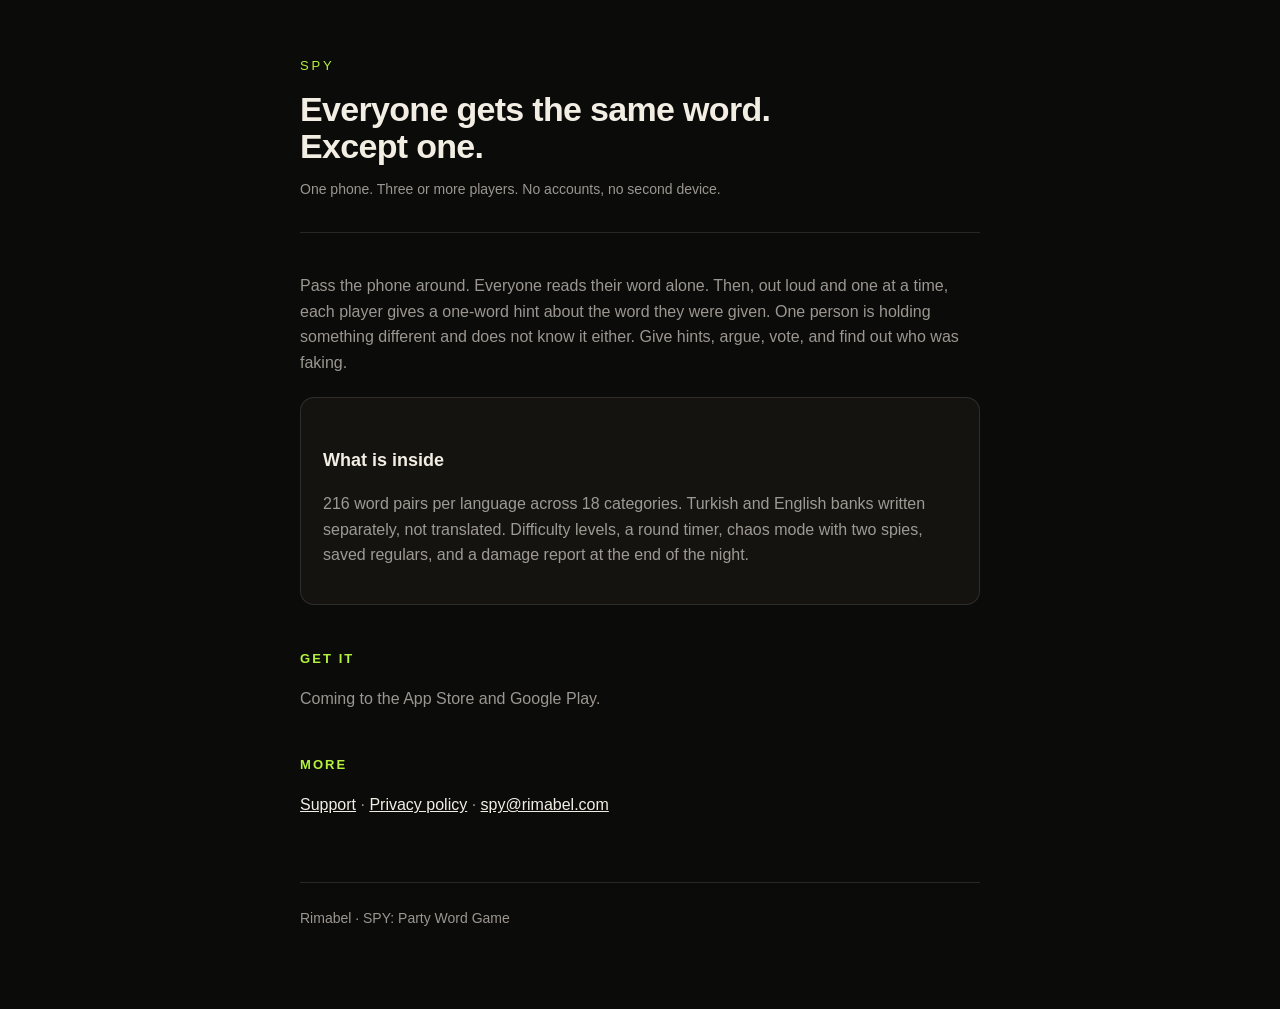
<file: index.html>
<!DOCTYPE html>
<html lang="en">
<head>
<meta charset="utf-8">
<meta name="viewport" content="width=device-width, initial-scale=1">
<title>SPY: Party Word Game</title>
<meta name="description" content="Everyone gets the same word. Except one. One phone, three or more players, and a table that turns on each other in under a minute.">
<link rel="stylesheet" href="_style.css">
</head>
<body>
<main>
<header>
  <p class="mark">SPY</p>
  <h1>Everyone gets the same word.<br>Except one.</h1>
  <p class="meta">One phone. Three or more players. No accounts, no second device.</p>
</header>

<p>Pass the phone around. Everyone reads their word alone. Then, out loud and one at a time, each player gives a one-word hint about the word they were given. One person is holding something different and does not know it either. Give hints, argue, vote, and find out who was faking.</p>

<div class="card">
  <h3>What is inside</h3>
  <p>216 word pairs per language across 18 categories. Turkish and English banks written separately, not translated. Difficulty levels, a round timer, chaos mode with two spies, saved regulars, and a damage report at the end of the night.</p>
</div>

<h2>GET IT</h2>
<p>Coming to the App Store and Google Play.</p>

<h2>MORE</h2>
<p><a href="support.html">Support</a> &middot; <a href="privacy.html">Privacy policy</a> &middot; <a href="mailto:spy@rimabel.com">spy@rimabel.com</a></p>

<footer>Rimabel &middot; SPY: Party Word Game</footer>
</main>
</body>
</html>
</file>
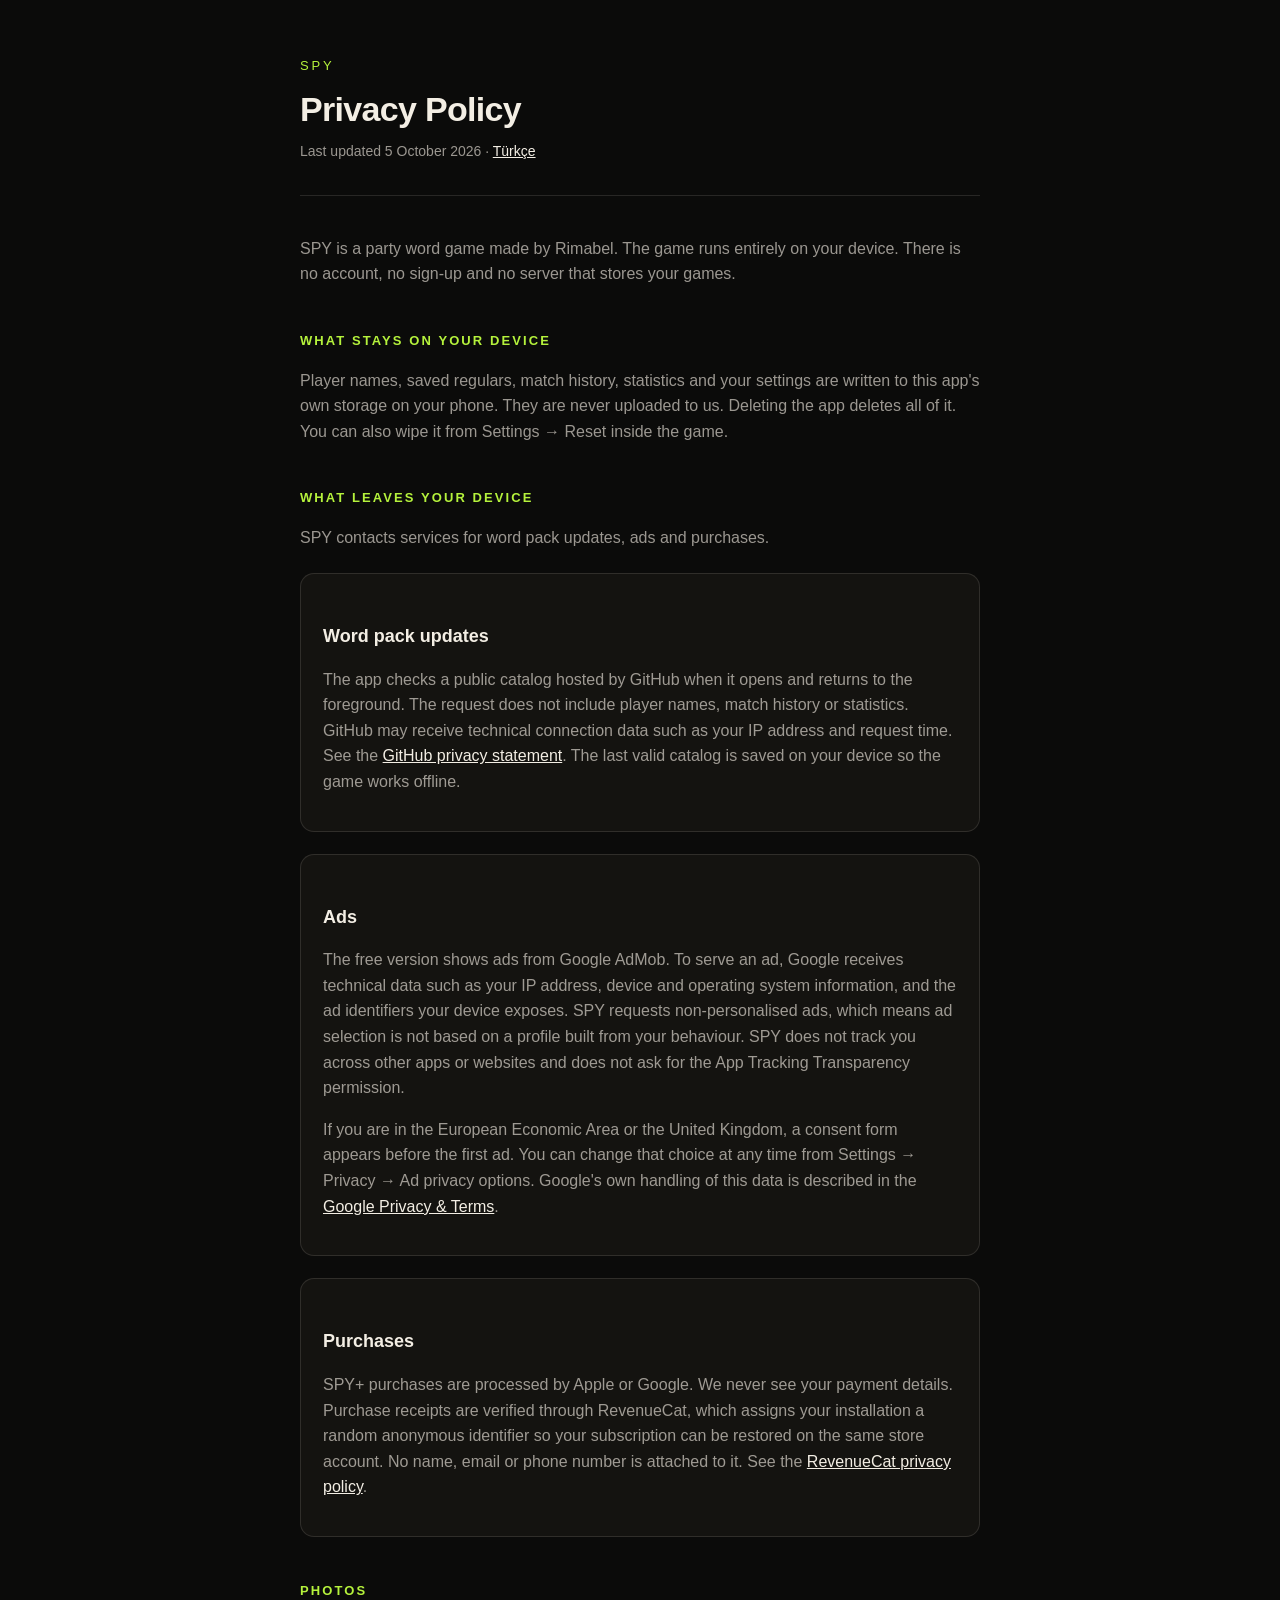
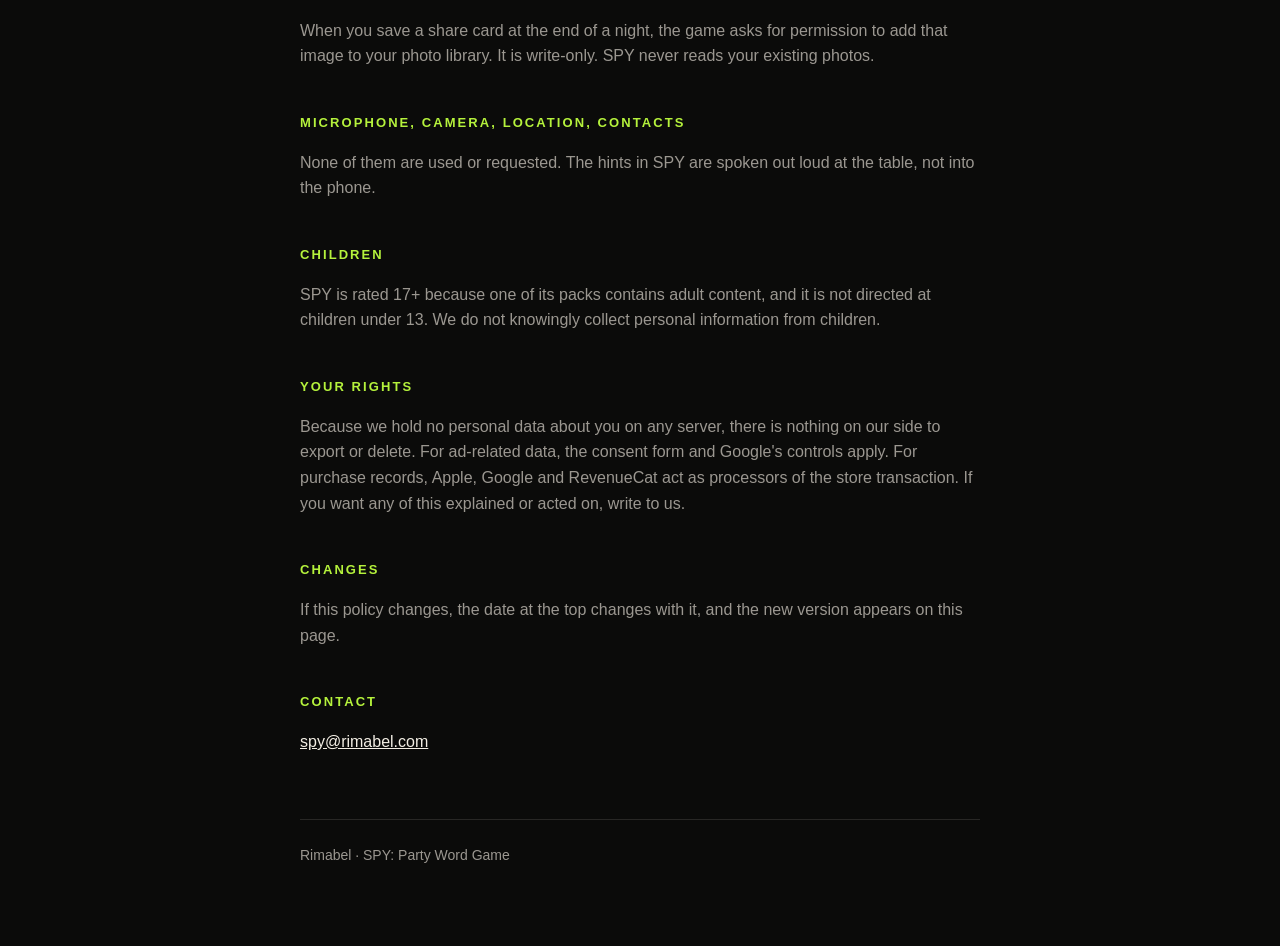
<file: privacy.html>
<!DOCTYPE html>
<html lang="en">
<head>
<meta charset="utf-8">
<meta name="viewport" content="width=device-width, initial-scale=1">
<title>SPY Privacy Policy</title>
<link rel="stylesheet" href="_style.css">
</head>
<body>
<main>
<header>
  <p class="mark">SPY</p>
  <h1>Privacy Policy</h1>
  <p class="meta">Last updated 5 October 2026 &middot; <a class="lang" href="privacy.tr.html">Türkçe</a></p>
</header>

<p>SPY is a party word game made by Rimabel. The game runs entirely on your device. There is no account, no sign-up and no server that stores your games.</p>

<h2>WHAT STAYS ON YOUR DEVICE</h2>
<p>Player names, saved regulars, match history, statistics and your settings are written to this app's own storage on your phone. They are never uploaded to us. Deleting the app deletes all of it. You can also wipe it from Settings &rarr; Reset inside the game.</p>

<h2>WHAT LEAVES YOUR DEVICE</h2>
<p>SPY contacts services for word pack updates, ads and purchases.</p>

<div class="card">
  <h3>Word pack updates</h3>
  <p>The app checks a public catalog hosted by GitHub when it opens and returns to the foreground. The request does not include player names, match history or statistics. GitHub may receive technical connection data such as your IP address and request time. See the <a href="https://docs.github.com/en/site-policy/privacy-policies/github-general-privacy-statement">GitHub privacy statement</a>. The last valid catalog is saved on your device so the game works offline.</p>
</div>

<div class="card">
  <h3>Ads</h3>
  <p>The free version shows ads from Google AdMob. To serve an ad, Google receives technical data such as your IP address, device and operating system information, and the ad identifiers your device exposes. SPY requests non-personalised ads, which means ad selection is not based on a profile built from your behaviour. SPY does not track you across other apps or websites and does not ask for the App Tracking Transparency permission.</p>
  <p>If you are in the European Economic Area or the United Kingdom, a consent form appears before the first ad. You can change that choice at any time from Settings &rarr; Privacy &rarr; Ad privacy options. Google's own handling of this data is described in the <a href="https://policies.google.com/technologies/partner-sites">Google Privacy &amp; Terms</a>.</p>
</div>

<div class="card">
  <h3>Purchases</h3>
  <p>SPY+ purchases are processed by Apple or Google. We never see your payment details. Purchase receipts are verified through RevenueCat, which assigns your installation a random anonymous identifier so your subscription can be restored on the same store account. No name, email or phone number is attached to it. See the <a href="https://www.revenuecat.com/privacy">RevenueCat privacy policy</a>.</p>
</div>

<h2>PHOTOS</h2>
<p>When you save a share card at the end of a night, the game asks for permission to add that image to your photo library. It is write-only. SPY never reads your existing photos.</p>

<h2>MICROPHONE, CAMERA, LOCATION, CONTACTS</h2>
<p>None of them are used or requested. The hints in SPY are spoken out loud at the table, not into the phone.</p>

<h2>CHILDREN</h2>
<p>SPY is rated 17+ because one of its packs contains adult content, and it is not directed at children under 13. We do not knowingly collect personal information from children.</p>

<h2>YOUR RIGHTS</h2>
<p>Because we hold no personal data about you on any server, there is nothing on our side to export or delete. For ad-related data, the consent form and Google's controls apply. For purchase records, Apple, Google and RevenueCat act as processors of the store transaction. If you want any of this explained or acted on, write to us.</p>

<h2>CHANGES</h2>
<p>If this policy changes, the date at the top changes with it, and the new version appears on this page.</p>

<h2>CONTACT</h2>
<p><a href="mailto:spy@rimabel.com">spy@rimabel.com</a></p>

<footer>Rimabel &middot; SPY: Party Word Game</footer>
</main>
</body>
</html>
</file>
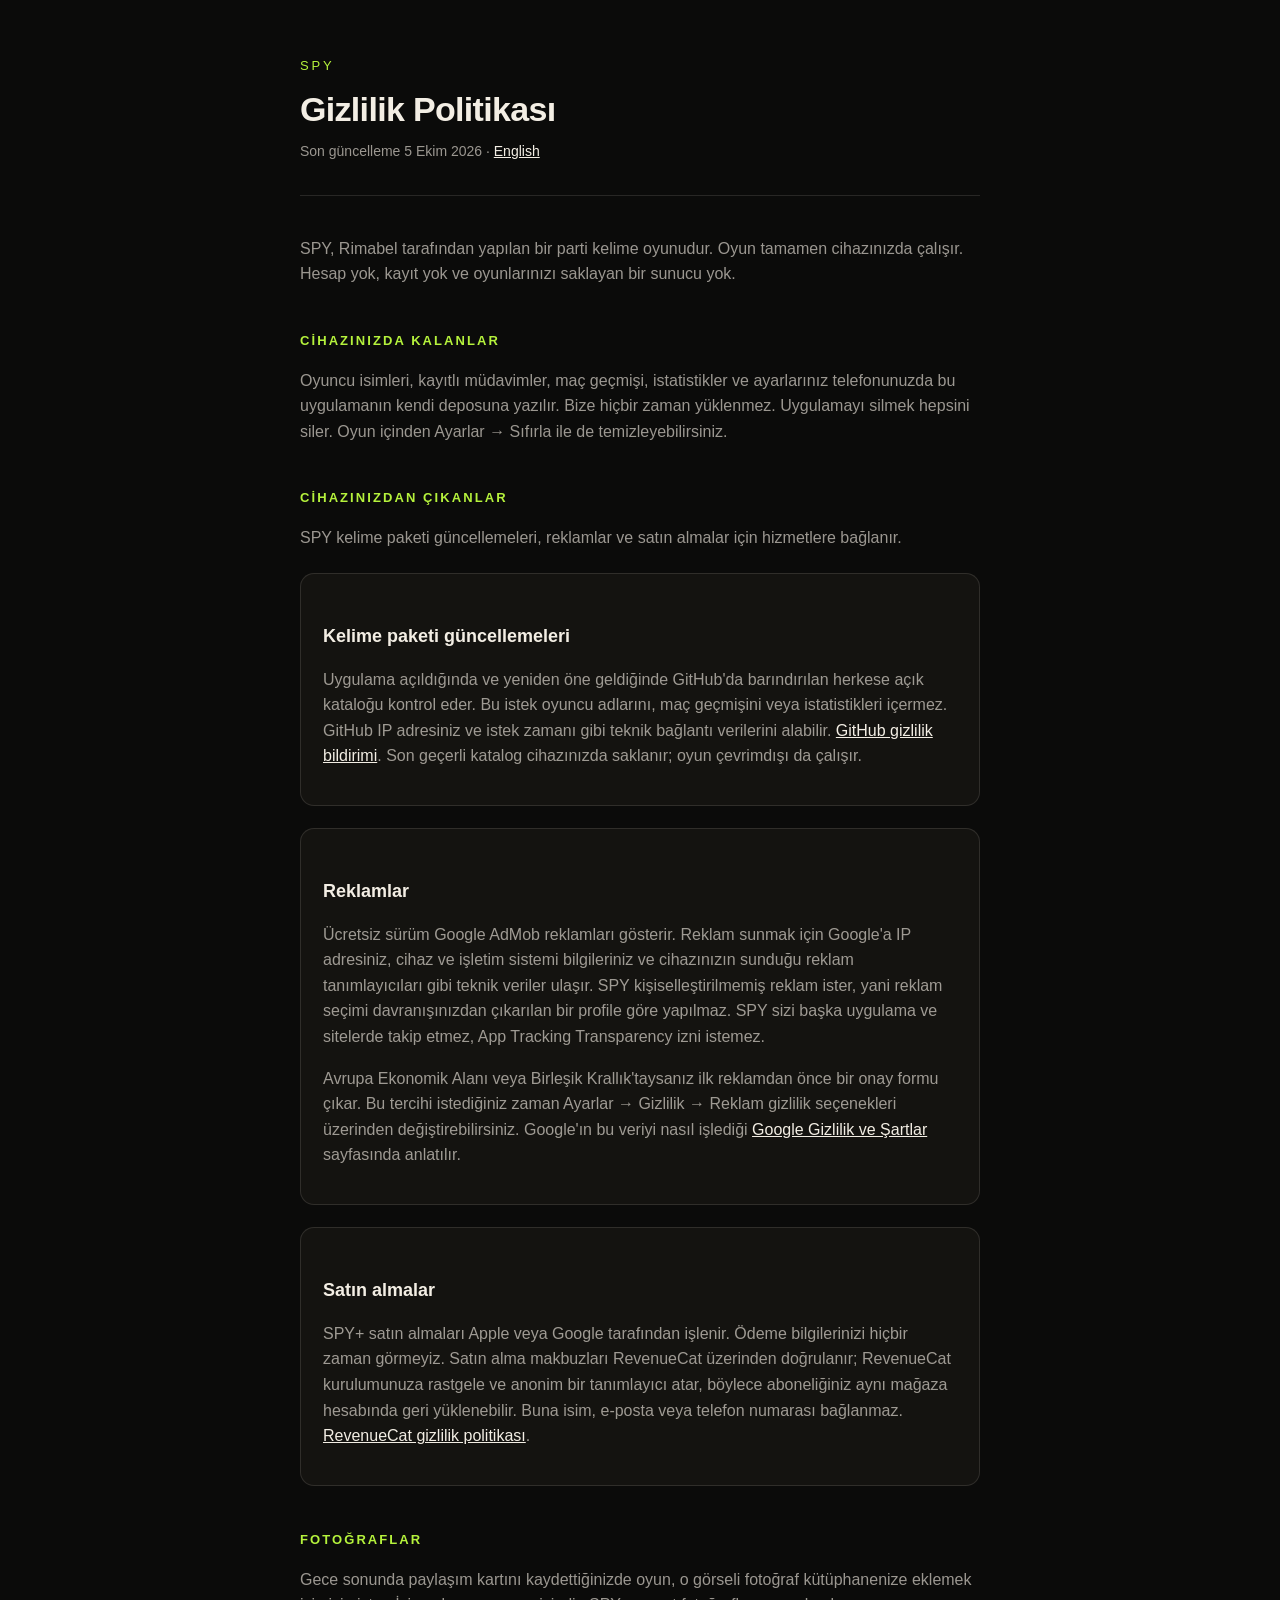
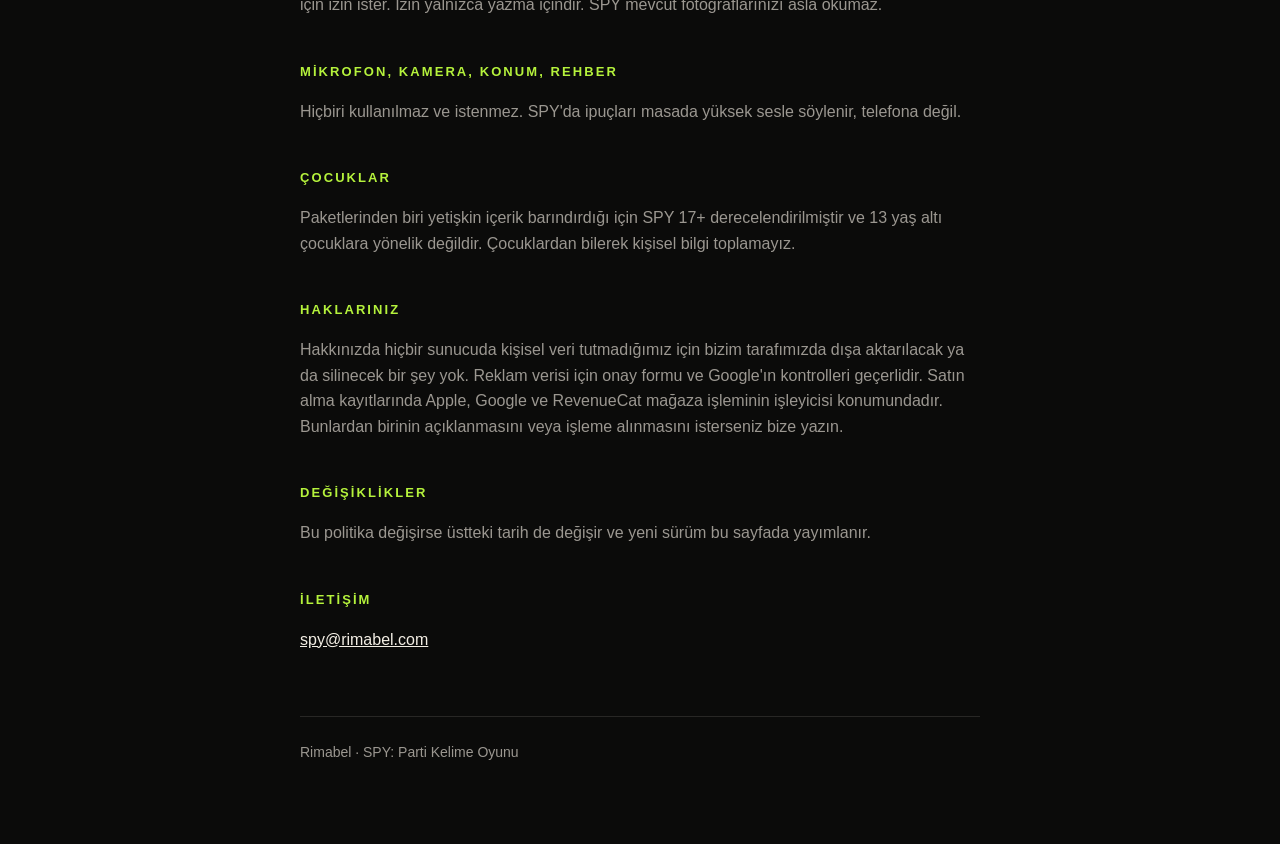
<file: privacy.tr.html>
<!DOCTYPE html>
<html lang="tr">
<head>
<meta charset="utf-8">
<meta name="viewport" content="width=device-width, initial-scale=1">
<title>SPY Gizlilik Politikası</title>
<link rel="stylesheet" href="_style.css">
</head>
<body>
<main>
<header>
  <p class="mark">SPY</p>
  <h1>Gizlilik Politikası</h1>
  <p class="meta">Son güncelleme 5 Ekim 2026 &middot; <a class="lang" href="privacy.html">English</a></p>
</header>

<p>SPY, Rimabel tarafından yapılan bir parti kelime oyunudur. Oyun tamamen cihazınızda çalışır. Hesap yok, kayıt yok ve oyunlarınızı saklayan bir sunucu yok.</p>

<h2>CİHAZINIZDA KALANLAR</h2>
<p>Oyuncu isimleri, kayıtlı müdavimler, maç geçmişi, istatistikler ve ayarlarınız telefonunuzda bu uygulamanın kendi deposuna yazılır. Bize hiçbir zaman yüklenmez. Uygulamayı silmek hepsini siler. Oyun içinden Ayarlar &rarr; Sıfırla ile de temizleyebilirsiniz.</p>

<h2>CİHAZINIZDAN ÇIKANLAR</h2>
<p>SPY kelime paketi güncellemeleri, reklamlar ve satın almalar için hizmetlere bağlanır.</p>

<div class="card">
  <h3>Kelime paketi güncellemeleri</h3>
  <p>Uygulama açıldığında ve yeniden öne geldiğinde GitHub'da barındırılan herkese açık kataloğu kontrol eder. Bu istek oyuncu adlarını, maç geçmişini veya istatistikleri içermez. GitHub IP adresiniz ve istek zamanı gibi teknik bağlantı verilerini alabilir. <a href="https://docs.github.com/en/site-policy/privacy-policies/github-general-privacy-statement">GitHub gizlilik bildirimi</a>. Son geçerli katalog cihazınızda saklanır; oyun çevrimdışı da çalışır.</p>
</div>

<div class="card">
  <h3>Reklamlar</h3>
  <p>Ücretsiz sürüm Google AdMob reklamları gösterir. Reklam sunmak için Google'a IP adresiniz, cihaz ve işletim sistemi bilgileriniz ve cihazınızın sunduğu reklam tanımlayıcıları gibi teknik veriler ulaşır. SPY kişiselleştirilmemiş reklam ister, yani reklam seçimi davranışınızdan çıkarılan bir profile göre yapılmaz. SPY sizi başka uygulama ve sitelerde takip etmez, App Tracking Transparency izni istemez.</p>
  <p>Avrupa Ekonomik Alanı veya Birleşik Krallık'taysanız ilk reklamdan önce bir onay formu çıkar. Bu tercihi istediğiniz zaman Ayarlar &rarr; Gizlilik &rarr; Reklam gizlilik seçenekleri üzerinden değiştirebilirsiniz. Google'ın bu veriyi nasıl işlediği <a href="https://policies.google.com/technologies/partner-sites">Google Gizlilik ve Şartlar</a> sayfasında anlatılır.</p>
</div>

<div class="card">
  <h3>Satın almalar</h3>
  <p>SPY+ satın almaları Apple veya Google tarafından işlenir. Ödeme bilgilerinizi hiçbir zaman görmeyiz. Satın alma makbuzları RevenueCat üzerinden doğrulanır; RevenueCat kurulumunuza rastgele ve anonim bir tanımlayıcı atar, böylece aboneliğiniz aynı mağaza hesabında geri yüklenebilir. Buna isim, e-posta veya telefon numarası bağlanmaz. <a href="https://www.revenuecat.com/privacy">RevenueCat gizlilik politikası</a>.</p>
</div>

<h2>FOTOĞRAFLAR</h2>
<p>Gece sonunda paylaşım kartını kaydettiğinizde oyun, o görseli fotoğraf kütüphanenize eklemek için izin ister. İzin yalnızca yazma içindir. SPY mevcut fotoğraflarınızı asla okumaz.</p>

<h2>MİKROFON, KAMERA, KONUM, REHBER</h2>
<p>Hiçbiri kullanılmaz ve istenmez. SPY'da ipuçları masada yüksek sesle söylenir, telefona değil.</p>

<h2>ÇOCUKLAR</h2>
<p>Paketlerinden biri yetişkin içerik barındırdığı için SPY 17+ derecelendirilmiştir ve 13 yaş altı çocuklara yönelik değildir. Çocuklardan bilerek kişisel bilgi toplamayız.</p>

<h2>HAKLARINIZ</h2>
<p>Hakkınızda hiçbir sunucuda kişisel veri tutmadığımız için bizim tarafımızda dışa aktarılacak ya da silinecek bir şey yok. Reklam verisi için onay formu ve Google'ın kontrolleri geçerlidir. Satın alma kayıtlarında Apple, Google ve RevenueCat mağaza işleminin işleyicisi konumundadır. Bunlardan birinin açıklanmasını veya işleme alınmasını isterseniz bize yazın.</p>

<h2>DEĞİŞİKLİKLER</h2>
<p>Bu politika değişirse üstteki tarih de değişir ve yeni sürüm bu sayfada yayımlanır.</p>

<h2>İLETİŞİM</h2>
<p><a href="mailto:spy@rimabel.com">spy@rimabel.com</a></p>

<footer>Rimabel &middot; SPY: Parti Kelime Oyunu</footer>
</main>
</body>
</html>
</file>
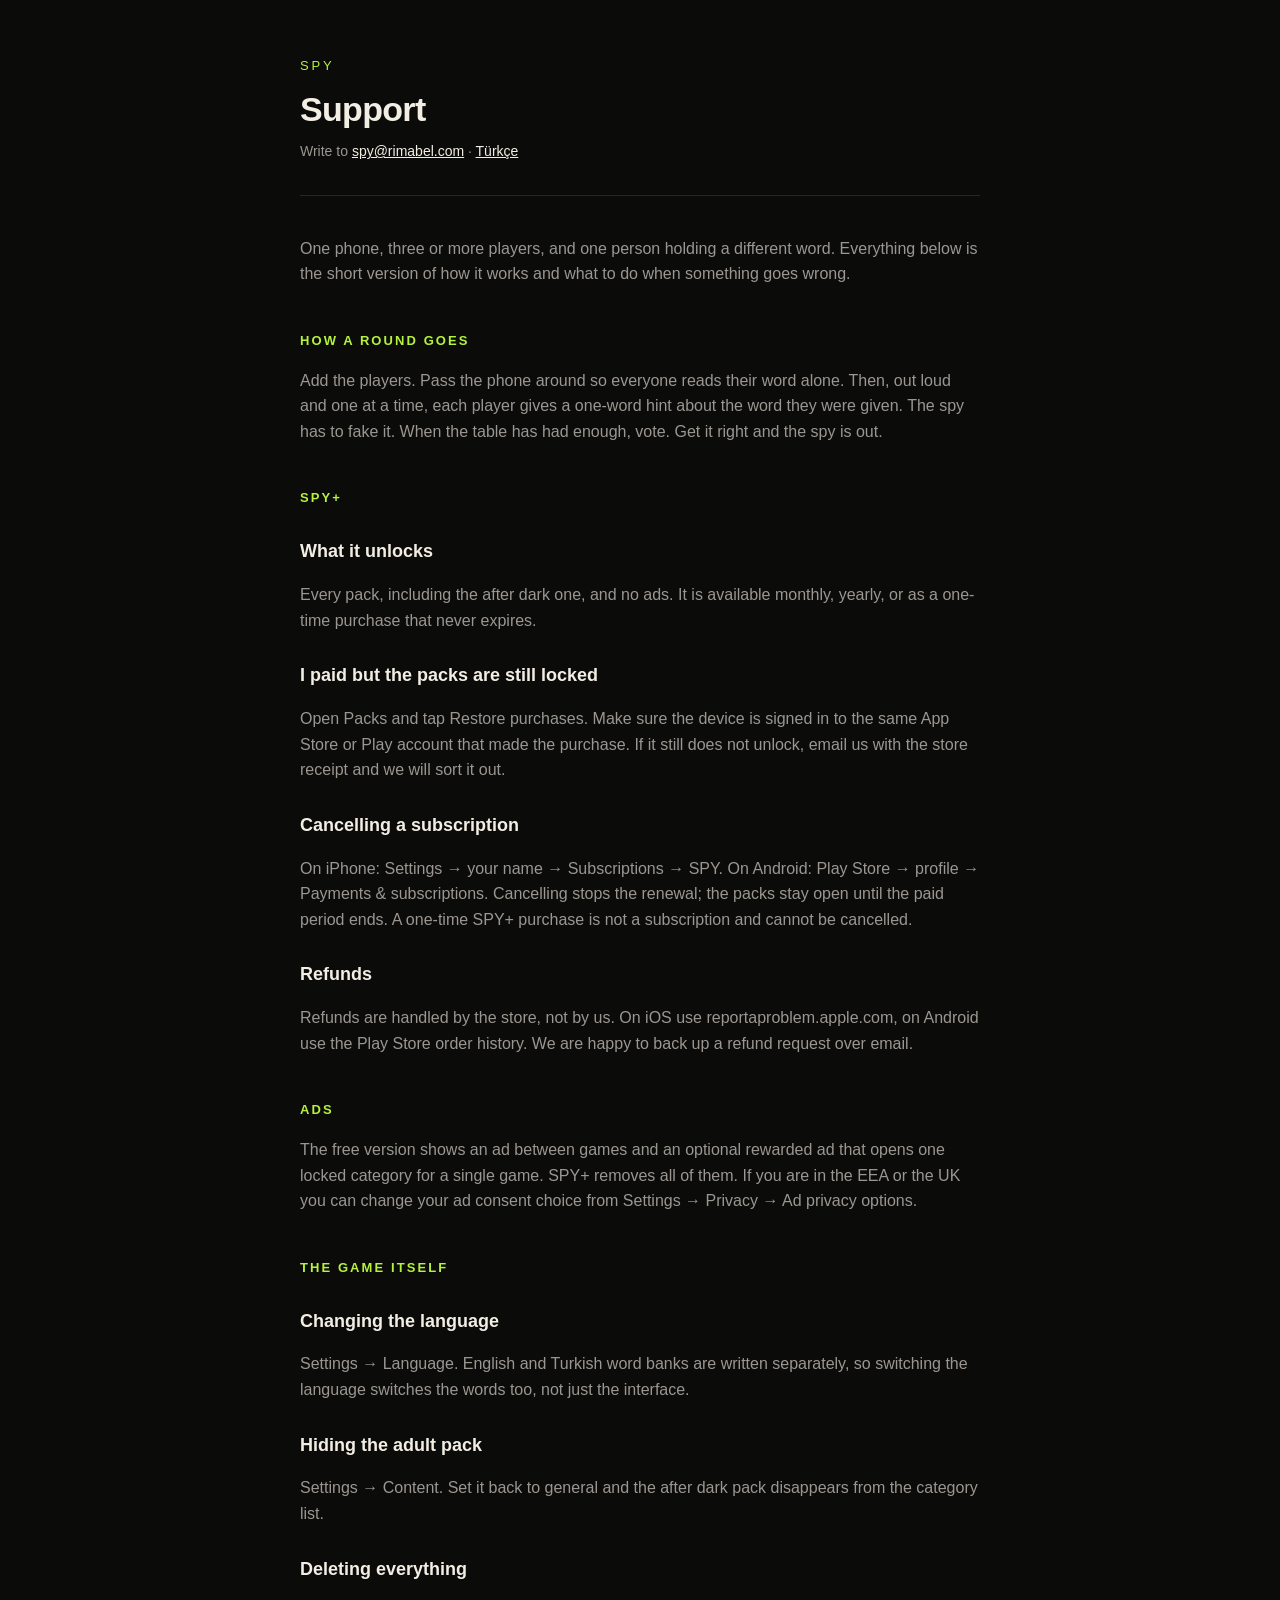
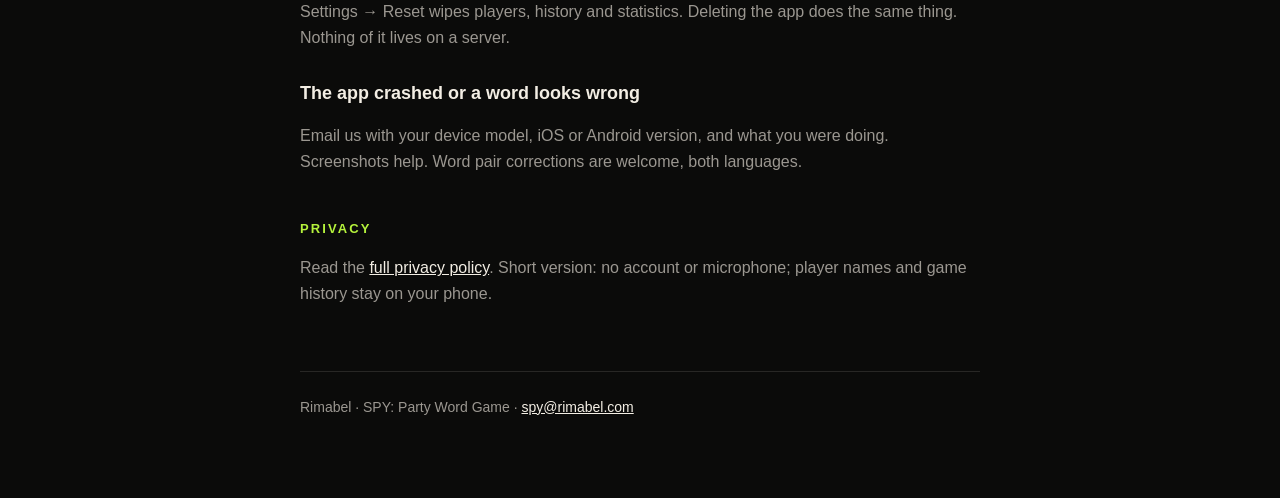
<file: support.html>
<!DOCTYPE html>
<html lang="en">
<head>
<meta charset="utf-8">
<meta name="viewport" content="width=device-width, initial-scale=1">
<title>SPY Support</title>
<link rel="stylesheet" href="_style.css">
</head>
<body>
<main>
<header>
  <p class="mark">SPY</p>
  <h1>Support</h1>
  <p class="meta">Write to <a href="mailto:spy@rimabel.com">spy@rimabel.com</a> &middot; <a class="lang" href="support.tr.html">Türkçe</a></p>
</header>

<p>One phone, three or more players, and one person holding a different word. Everything below is the short version of how it works and what to do when something goes wrong.</p>

<h2>HOW A ROUND GOES</h2>
<p>Add the players. Pass the phone around so everyone reads their word alone. Then, out loud and one at a time, each player gives a one-word hint about the word they were given. The spy has to fake it. When the table has had enough, vote. Get it right and the spy is out.</p>

<h2>SPY+</h2>

<h3>What it unlocks</h3>
<p>Every pack, including the after dark one, and no ads. It is available monthly, yearly, or as a one-time purchase that never expires.</p>

<h3>I paid but the packs are still locked</h3>
<p>Open Packs and tap Restore purchases. Make sure the device is signed in to the same App Store or Play account that made the purchase. If it still does not unlock, email us with the store receipt and we will sort it out.</p>

<h3>Cancelling a subscription</h3>
<p>On iPhone: Settings &rarr; your name &rarr; Subscriptions &rarr; SPY. On Android: Play Store &rarr; profile &rarr; Payments &amp; subscriptions. Cancelling stops the renewal; the packs stay open until the paid period ends. A one-time SPY+ purchase is not a subscription and cannot be cancelled.</p>

<h3>Refunds</h3>
<p>Refunds are handled by the store, not by us. On iOS use reportaproblem.apple.com, on Android use the Play Store order history. We are happy to back up a refund request over email.</p>

<h2>ADS</h2>
<p>The free version shows an ad between games and an optional rewarded ad that opens one locked category for a single game. SPY+ removes all of them. If you are in the EEA or the UK you can change your ad consent choice from Settings &rarr; Privacy &rarr; Ad privacy options.</p>

<h2>THE GAME ITSELF</h2>

<h3>Changing the language</h3>
<p>Settings &rarr; Language. English and Turkish word banks are written separately, so switching the language switches the words too, not just the interface.</p>

<h3>Hiding the adult pack</h3>
<p>Settings &rarr; Content. Set it back to general and the after dark pack disappears from the category list.</p>

<h3>Deleting everything</h3>
<p>Settings &rarr; Reset wipes players, history and statistics. Deleting the app does the same thing. Nothing of it lives on a server.</p>

<h3>The app crashed or a word looks wrong</h3>
<p>Email us with your device model, iOS or Android version, and what you were doing. Screenshots help. Word pair corrections are welcome, both languages.</p>

<h2>PRIVACY</h2>
<p>Read the <a href="privacy.html">full privacy policy</a>. Short version: no account or microphone; player names and game history stay on your phone.</p>

<footer>Rimabel &middot; SPY: Party Word Game &middot; <a href="mailto:spy@rimabel.com">spy@rimabel.com</a></footer>
</main>
</body>
</html>
</file>
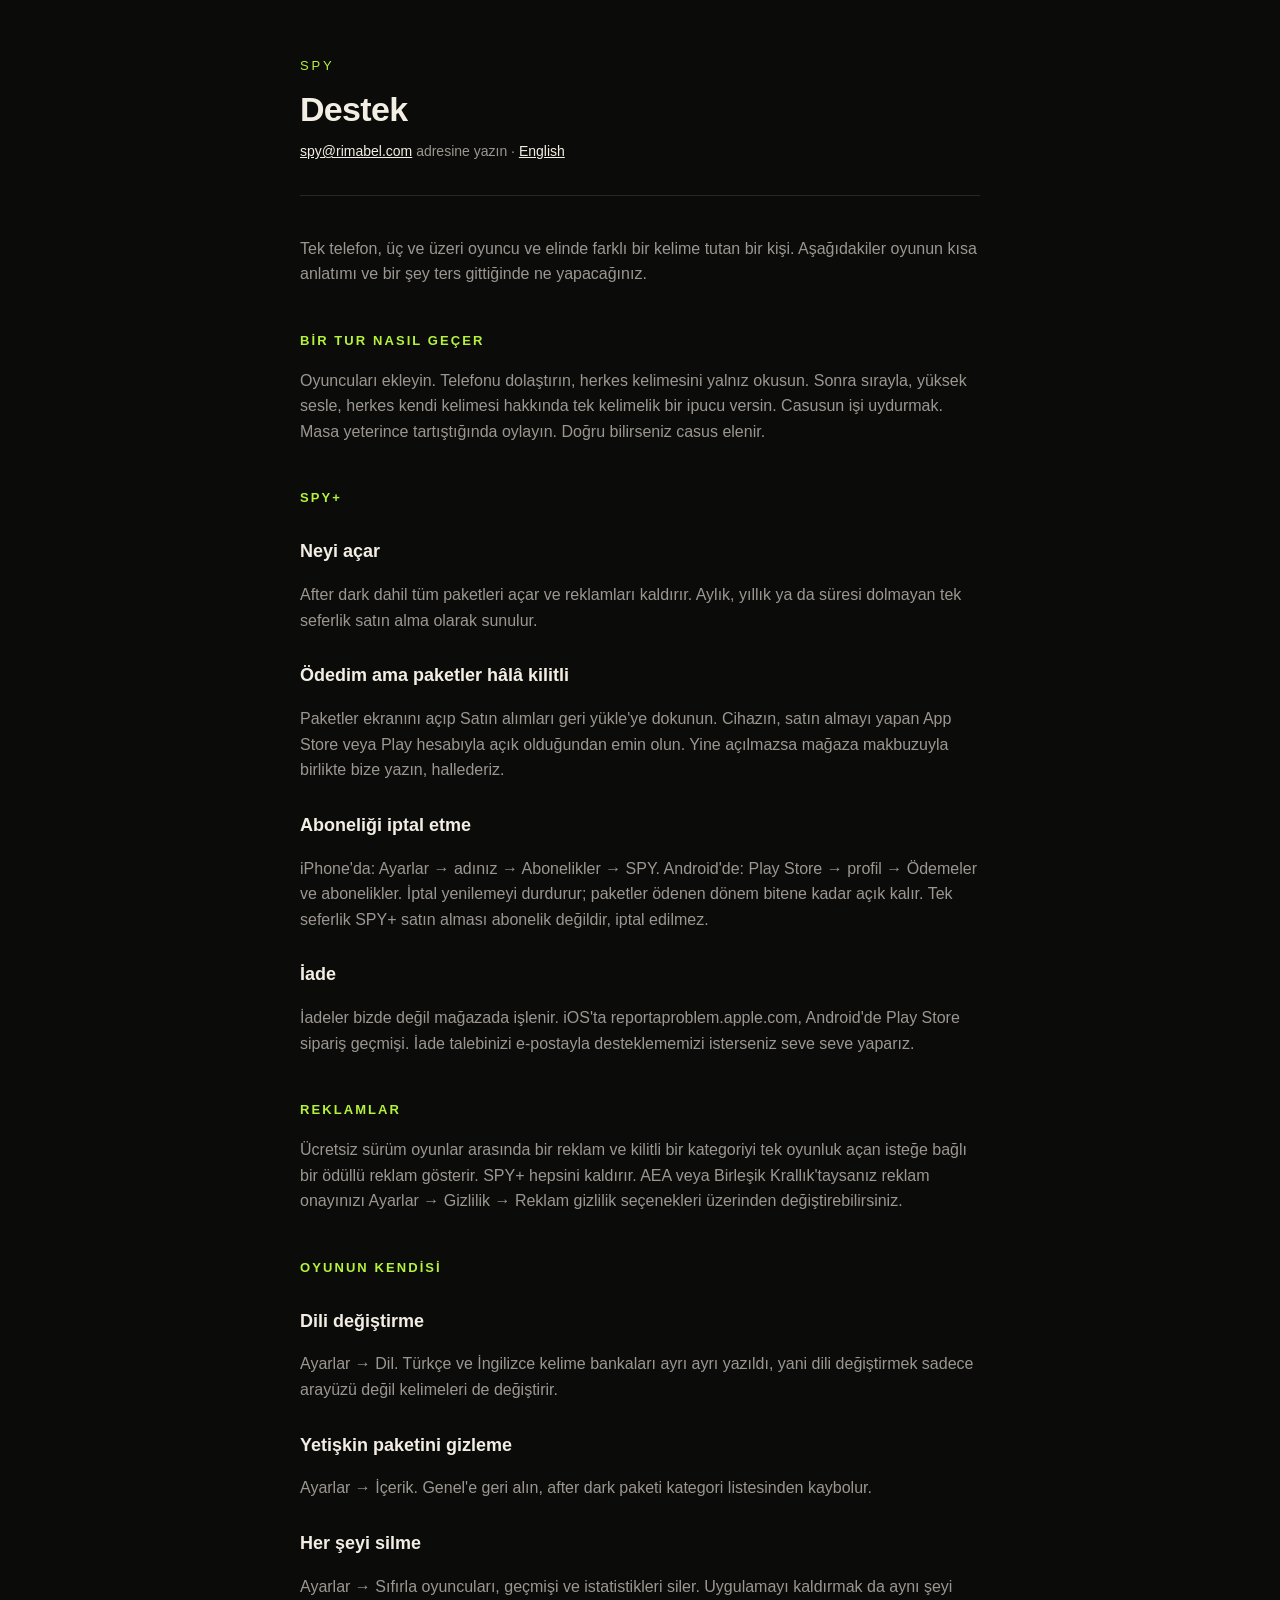
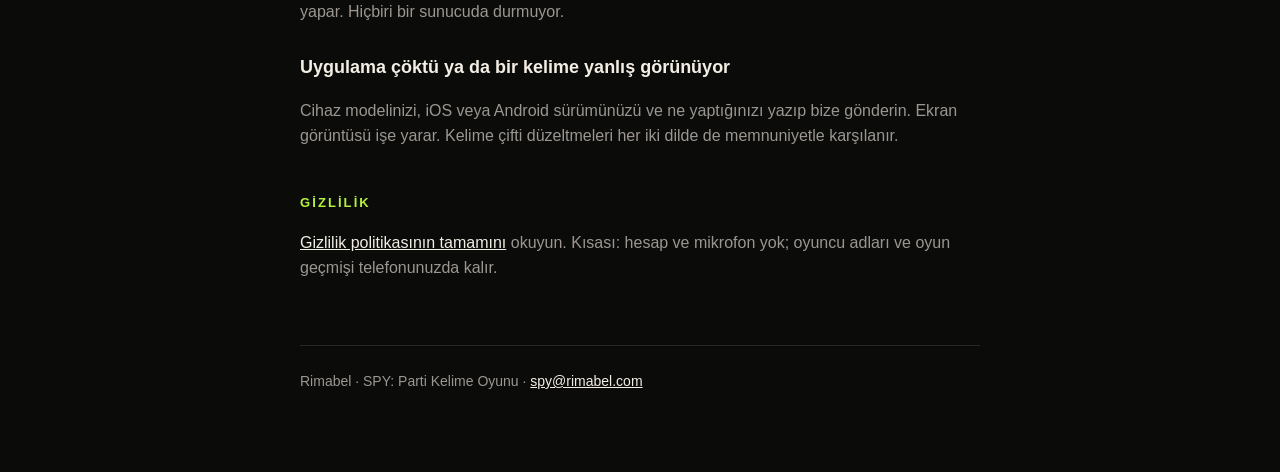
<file: support.tr.html>
<!DOCTYPE html>
<html lang="tr">
<head>
<meta charset="utf-8">
<meta name="viewport" content="width=device-width, initial-scale=1">
<title>SPY Destek</title>
<link rel="stylesheet" href="_style.css">
</head>
<body>
<main>
<header>
  <p class="mark">SPY</p>
  <h1>Destek</h1>
  <p class="meta"><a href="mailto:spy@rimabel.com">spy@rimabel.com</a> adresine yazın &middot; <a class="lang" href="support.html">English</a></p>
</header>

<p>Tek telefon, üç ve üzeri oyuncu ve elinde farklı bir kelime tutan bir kişi. Aşağıdakiler oyunun kısa anlatımı ve bir şey ters gittiğinde ne yapacağınız.</p>

<h2>BİR TUR NASIL GEÇER</h2>
<p>Oyuncuları ekleyin. Telefonu dolaştırın, herkes kelimesini yalnız okusun. Sonra sırayla, yüksek sesle, herkes kendi kelimesi hakkında tek kelimelik bir ipucu versin. Casusun işi uydurmak. Masa yeterince tartıştığında oylayın. Doğru bilirseniz casus elenir.</p>

<h2>SPY+</h2>

<h3>Neyi açar</h3>
<p>After dark dahil tüm paketleri açar ve reklamları kaldırır. Aylık, yıllık ya da süresi dolmayan tek seferlik satın alma olarak sunulur.</p>

<h3>Ödedim ama paketler hâlâ kilitli</h3>
<p>Paketler ekranını açıp Satın alımları geri yükle'ye dokunun. Cihazın, satın almayı yapan App Store veya Play hesabıyla açık olduğundan emin olun. Yine açılmazsa mağaza makbuzuyla birlikte bize yazın, hallederiz.</p>

<h3>Aboneliği iptal etme</h3>
<p>iPhone'da: Ayarlar &rarr; adınız &rarr; Abonelikler &rarr; SPY. Android'de: Play Store &rarr; profil &rarr; Ödemeler ve abonelikler. İptal yenilemeyi durdurur; paketler ödenen dönem bitene kadar açık kalır. Tek seferlik SPY+ satın alması abonelik değildir, iptal edilmez.</p>

<h3>İade</h3>
<p>İadeler bizde değil mağazada işlenir. iOS'ta reportaproblem.apple.com, Android'de Play Store sipariş geçmişi. İade talebinizi e-postayla desteklememizi isterseniz seve seve yaparız.</p>

<h2>REKLAMLAR</h2>
<p>Ücretsiz sürüm oyunlar arasında bir reklam ve kilitli bir kategoriyi tek oyunluk açan isteğe bağlı bir ödüllü reklam gösterir. SPY+ hepsini kaldırır. AEA veya Birleşik Krallık'taysanız reklam onayınızı Ayarlar &rarr; Gizlilik &rarr; Reklam gizlilik seçenekleri üzerinden değiştirebilirsiniz.</p>

<h2>OYUNUN KENDİSİ</h2>

<h3>Dili değiştirme</h3>
<p>Ayarlar &rarr; Dil. Türkçe ve İngilizce kelime bankaları ayrı ayrı yazıldı, yani dili değiştirmek sadece arayüzü değil kelimeleri de değiştirir.</p>

<h3>Yetişkin paketini gizleme</h3>
<p>Ayarlar &rarr; İçerik. Genel'e geri alın, after dark paketi kategori listesinden kaybolur.</p>

<h3>Her şeyi silme</h3>
<p>Ayarlar &rarr; Sıfırla oyuncuları, geçmişi ve istatistikleri siler. Uygulamayı kaldırmak da aynı şeyi yapar. Hiçbiri bir sunucuda durmuyor.</p>

<h3>Uygulama çöktü ya da bir kelime yanlış görünüyor</h3>
<p>Cihaz modelinizi, iOS veya Android sürümünüzü ve ne yaptığınızı yazıp bize gönderin. Ekran görüntüsü işe yarar. Kelime çifti düzeltmeleri her iki dilde de memnuniyetle karşılanır.</p>

<h2>GİZLİLİK</h2>
<p><a href="privacy.tr.html">Gizlilik politikasının tamamını</a> okuyun. Kısası: hesap ve mikrofon yok; oyuncu adları ve oyun geçmişi telefonunuzda kalır.</p>

<footer>Rimabel &middot; SPY: Parti Kelime Oyunu &middot; <a href="mailto:spy@rimabel.com">spy@rimabel.com</a></footer>
</main>
</body>
</html>
</file>
<file: _style.css>
:root {
  --bg: #0b0b0a;
  --surface: #141310;
  --ink: #f3eee4;
  --ink-dim: rgba(243, 238, 228, 0.62);
  --hairline: rgba(243, 238, 228, 0.12);
  --accent: #b5f23c;
}

* { box-sizing: border-box; }

body {
  margin: 0;
  padding: 0 20px 80px;
  background: var(--bg);
  color: var(--ink);
  font: 16px/1.6 -apple-system, BlinkMacSystemFont, "Segoe UI", Roboto, sans-serif;
}

main { max-width: 680px; margin: 0 auto; }

header {
  padding: 56px 0 32px;
  border-bottom: 1px solid var(--hairline);
  margin-bottom: 40px;
}

.mark {
  font-size: 13px;
  letter-spacing: 0.22em;
  color: var(--accent);
  margin: 0 0 14px;
}

h1 { font-size: 34px; line-height: 1.1; margin: 0 0 12px; letter-spacing: -0.02em; }

h2 {
  font-size: 13px;
  letter-spacing: 0.16em;
  color: var(--accent);
  margin: 44px 0 12px;
}

h3 { font-size: 18px; margin: 28px 0 8px; }

p, li { color: var(--ink-dim); }

a { color: var(--ink); }

.meta { font-size: 14px; color: var(--ink-dim); margin: 0; }

.lang { font-size: 14px; }

.card {
  background: var(--surface);
  border: 1px solid var(--hairline);
  border-radius: 14px;
  padding: 20px 22px;
  margin: 22px 0;
}

footer {
  margin-top: 64px;
  padding-top: 24px;
  border-top: 1px solid var(--hairline);
  font-size: 14px;
  color: var(--ink-dim);
}

@media (max-width: 480px) {
  h1 { font-size: 28px; }
  header { padding-top: 40px; }
}
</file>
